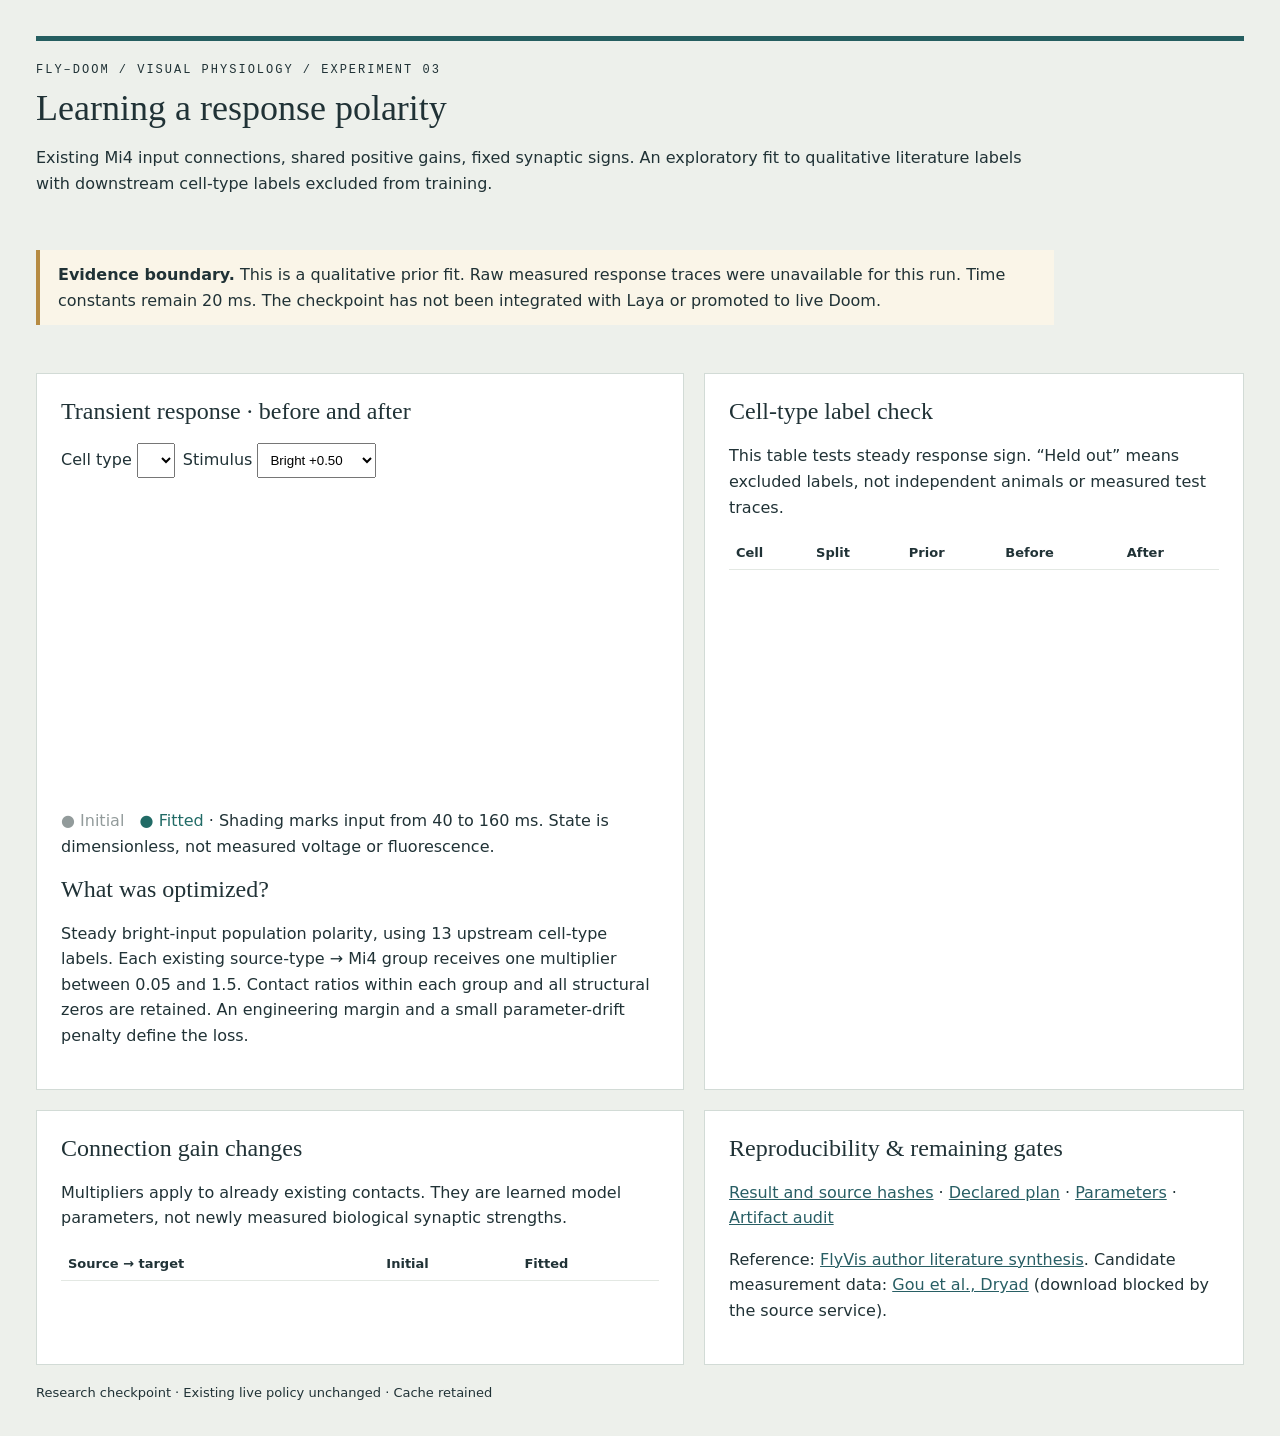
<file: flydoom/polarity_report.html>
<!doctype html>
<html lang="en"><meta charset="utf-8"><meta name="viewport" content="width=device-width,initial-scale=1">
<title>Visual circuit · Polarity fitting</title>
<style>
:root{color-scheme:light;font-family:system-ui,sans-serif;color:#203236;background:#edf0eb}*{box-sizing:border-box}body{margin:0}main{max-width:1320px;margin:auto;padding:36px}header{border-top:5px solid #255e60;padding:22px 0}h1{font:36px Georgia,serif;margin:10px 0}h2{font:24px Georgia,serif;margin:0 0 18px}.eyebrow{font:12px ui-monospace,monospace;letter-spacing:2px}p{line-height:1.6;max-width:100ch}.notice{border-left:4px solid #b68b42;background:#faf5e8;padding:12px 18px}.metrics{display:flex;gap:24px;flex-wrap:wrap;margin:24px 0}.metrics b{display:block;font:28px Georgia,serif}.metrics div{flex:1;min-width:160px}.grid{display:grid;grid-template-columns:1.2fr 1fr;gap:20px}section{padding:24px;background:#fff;border:1px solid #d2dbd6;min-width:0}select{padding:8px;margin:0 8px 10px 0;max-width:100%}canvas{width:100%;height:300px}table{border-collapse:collapse;width:100%;font-size:13px}td,th{padding:9px 7px;border-bottom:1px solid #e3e8e3;text-align:left}th{font-weight:600}.scroll{overflow:auto;max-height:520px}.ok{color:#287364}.bad{color:#ae4933}code{font-size:12px}footer{font-size:13px;margin-top:20px}a{color:#285e64}@media(max-width:850px){main{padding:18px}.grid{grid-template-columns:1fr}h1{font-size:30px}}
</style>
<main><header><div class="eyebrow">FLY–DOOM / VISUAL PHYSIOLOGY / EXPERIMENT 03</div><h1>Learning a response polarity</h1><p>Existing Mi4 input connections, shared positive gains, fixed synaptic signs. An exploratory fit to qualitative literature labels with downstream cell-type labels excluded from training.</p></header>
<p class="notice"><strong>Evidence boundary.</strong> This is a qualitative prior fit. Raw measured response traces were unavailable for this run. Time constants remain 20 ms. The checkpoint has not been integrated with Laya or promoted to live Doom.</p>
<div class="metrics" id="metrics"></div>
<div class="grid"><section><h2>Transient response · before and after</h2><label>Cell type <select id="population"></select></label><label>Stimulus <select id="condition"><option value="bright_050">Bright +0.50</option><option value="dark_050">Dark −0.50</option><option value="bright_025">Bright +0.25</option><option value="dark_025">Dark −0.25</option><option value="no_input">No input</option><option value="disconnected">Disconnected</option></select></label>
<canvas id="trace"></canvas><p id="traceInfo"></p><p><span style="color:#929b9b">● Initial</span> &nbsp; <span style="color:#216b66">● Fitted</span> · Shading marks input from 40 to 160 ms. State is dimensionless, not measured voltage or fluorescence.</p>
<h2>What was optimized?</h2><p>Steady bright-input population polarity, using 13 upstream cell-type labels. Each existing source-type → Mi4 group receives one multiplier between 0.05 and 1.5. Contact ratios within each group and all structural zeros are retained. An engineering margin and a small parameter-drift penalty define the loss.</p><p id="loss"></p></section>
<section><h2>Cell-type label check</h2><p>This table tests steady response sign. “Held out” means excluded labels, not independent animals or measured test traces.</p><div class="scroll"><table><thead><tr><th>Cell</th><th>Split</th><th>Prior</th><th>Before</th><th>After</th></tr></thead><tbody id="cells"></tbody></table></div></section>
<section><h2>Connection gain changes</h2><p>Multipliers apply to already existing contacts. They are learned model parameters, not newly measured biological synaptic strengths.</p><div class="scroll"><table><thead><tr><th>Source → target</th><th>Initial</th><th>Fitted</th></tr></thead><tbody id="pairs"></tbody></table></div></section>
<section><h2>Reproducibility & remaining gates</h2><p id="scope"></p><ul id="limitations"></ul><p><a href="report.json">Result and source hashes</a> · <a href="plan.json">Declared plan</a> · <a href="parameters.json">Parameters</a> · <a href="audit.json">Artifact audit</a></p><p>Reference: <a href="https://github.com/TuragaLab/flyvis/blob/92b3845cc426dd309a1a0e1b3890156c42e14021/flyvis/utils/groundtruth_utils.py">FlyVis author literature synthesis</a>. Candidate measurement data: <a href="https://doi.org/10.5061/dryad.t1g1jwtbs">Gou et al., Dryad</a> (download blocked by the source service).</p></section></div>
<footer>Research checkpoint · Existing live policy unchanged · Cache retained</footer></main>
<script>
const D=__PAYLOAD__, R=D.report,T=D.traces,$=s=>document.querySelector(s);
const match=(rows,split)=>Object.values(rows).filter(x=>x.split===split&&x.matches).length;
$('#metrics').innerHTML=`<div><b>${R.shared_parameters}</b>shared gains fitted</div><div><b>${R.changed_existing_edges.toLocaleString()}</b>existing edges changed</div><div><b>${match(R.initial,'train')} → ${match(R.fitted,'train')} / 13</b>training label matches</div><div><b>${match(R.initial,'held_out_cell_type')} → ${match(R.fitted,'held_out_cell_type')} / 8</b>withheld label matches</div>`;
for(const [k,v] of Object.entries(R.fitted)){let b=R.initial[k];$('#cells').insertAdjacentHTML('beforeend',`<tr><td>${k}</td><td>${v.split==='train'?'Train':'Held out'}</td><td>${v.expected_sign>0?'ON':'OFF'}</td><td class="${b.matches?'ok':'bad'}">${b.matches?'Match':'Mismatch'}</td><td class="${v.matches?'ok':'bad'}">${v.matches?'Match':'Mismatch'}</td></tr>`)}
for(const [k,v] of Object.entries(D.parameters.pairs))$('#pairs').insertAdjacentHTML('beforeend',`<tr><td>${k.replace('->',' &rarr; ')}</td><td>1.0000</td><td>${v.toFixed(4)}</td></tr>`);
for(const k of T.population_types){let o=document.createElement('option');o.value=k;o.textContent=k;$('#population').append(o)}$('#population').value='Mi4';
$('#loss').textContent=`Objective: ${R.loss_initial.toExponential(3)} → ${R.loss_final.toExponential(3)}. Optimizer: ${R.optimizer.success?'converged':'did not converge'}; ${R.optimizer.iterations} iterations. This loss is not a biological accuracy percentage.`;
$('#scope').textContent=`${R.scope.neurons.toLocaleString()} cells; ${R.scope.structural_edges.toLocaleString()} structural entries. Maximum absolute incoming weight sum: ${R.row_bound.toFixed(4)}. ${100*R.scope.omitted_incoming_contact_fraction|0}% of incoming contacts lie outside this visual subgraph.`;
for(const s of R.limitations){let e=document.createElement('li');e.textContent=s;$('#limitations').append(e)}
function draw(){const c=$('#trace'),w=c.clientWidth,h=300,dpr=devicePixelRatio||1;c.width=w*dpr;c.height=h*dpr;const g=c.getContext('2d');g.scale(dpr,dpr);const idx=T.population_types.indexOf($('#population').value),name=$('#condition').value;const a=T['initial_'+name].map(r=>r[idx]),b=T['fitted_'+name].map(r=>r[idx]);let low=Math.min(0,...a,...b),high=Math.max(0,...a,...b),pad=Math.max((high-low)*.15,1e-7);low-=pad;high+=pad;const x=t=>70+(w-90)*t/200,y=v=>h-35-(h-60)*(v-low)/(high-low);g.fillStyle='#f0f3ed';g.fillRect(x(40),15,x(160)-x(40),h-50);g.font='11px monospace';g.fillStyle='#4d6164';g.strokeStyle='#dce3df';for(let i=0;i<5;i++){let v=low+(high-low)*i/4;g.beginPath();g.moveTo(70,y(v));g.lineTo(w-20,y(v));g.stroke();g.fillText(v.toExponential(1),0,y(v)+4)}for(let t=0;t<=200;t+=40)g.fillText(t+'',x(t)-8,h-12);g.fillText('Time (ms)',w/2-25,h-1);for(const [arr,color] of [[a,'#929b9b'],[b,'#216b66']]){g.strokeStyle=color;g.lineWidth=2;g.beginPath();g.moveTo(x(0),y(0));arr.forEach((v,i)=>g.lineTo(x(T.time_ms[i]),y(v)));g.stroke()}$('#traceInfo').textContent=`${$('#population').value} · ${name} · Mean across that cell type. Transient traces were not used by the steady-state optimizer.`}
$('#population').addEventListener('change',draw);$('#condition').addEventListener('change',draw);window.addEventListener('resize',draw);draw();
</script></html>
</file>
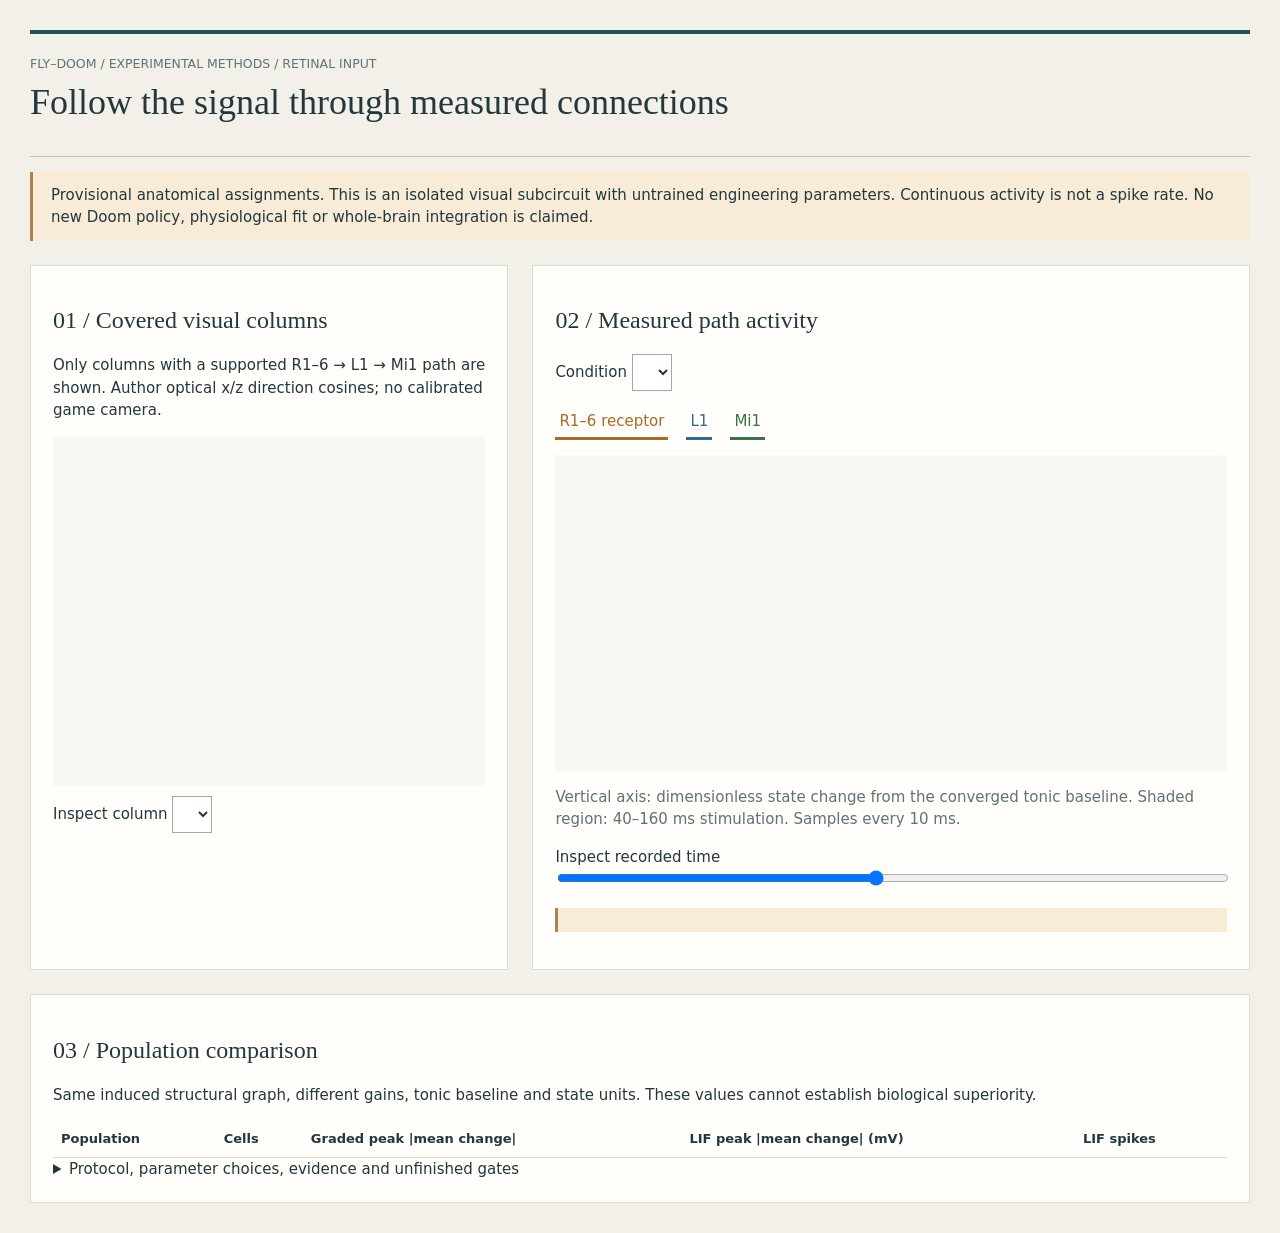
<file: flydoom/retinal_report.html>
<!doctype html><html lang="en"><meta charset="utf-8"><meta name="viewport" content="width=device-width">
<title>Retinal pathways · Graded dynamics experiment</title>
<style>
:root{font:15px/1.5 system-ui,sans-serif;color:#22383c;background:#f2f0e9}*{box-sizing:border-box}body{margin:0}main{max-width:1400px;margin:auto;padding:30px}header{border-top:4px solid #244f56;padding:18px 0;border-bottom:1px solid #bcc7c3}h1{font:36px Georgia,serif;margin:6px 0}h2{font:24px Georgia,serif}small,.muted{color:#607276}.grid{display:grid;grid-template-columns:.8fr 1.2fr;gap:24px;margin:24px 0}section{min-width:0;background:#fffefa;border:1px solid #d9ded4;padding:22px}svg{display:block;width:100%;height:auto;background:#f7f8f3}select{padding:9px;max-width:100%;background:#fff;border:1px solid #9bacaa;color:inherit}label{display:block;margin:10px 0}pre{white-space:pre-wrap;overflow-wrap:anywhere;font:12px/1.55 monospace}.note{border-left:3px solid #ae824e;background:#f8ebd7;padding:12px 18px}table{border-collapse:collapse;width:100%;font-size:13px}th,td{padding:8px;text-align:left;border-bottom:1px solid #d9ded4}.table{overflow:auto}circle{cursor:pointer}.legend{display:flex;gap:18px;flex-wrap:wrap}.legend span{border-bottom:3px solid;padding:4px}input[type=range]{width:100%}@media(max-width:950px){main{padding:15px}.grid{grid-template-columns:1fr}}
</style>
<main><header><small>FLY–DOOM / EXPERIMENTAL METHODS / RETINAL INPUT</small><h1>Follow the signal through measured connections</h1><p id="summary"></p></header>
<p class="note">Provisional anatomical assignments. This is an isolated visual subcircuit with untrained engineering parameters. Continuous activity is not a spike rate. No new Doom policy, physiological fit or whole-brain integration is claimed.</p>
<div class="grid"><section><h2>01 / Covered visual columns</h2><p>Only columns with a supported R1–6 → L1 → Mi1 path are shown. Author optical x/z direction cosines; no calibrated game camera.</p><svg id="map" viewBox="0 0 520 420" role="img" aria-label="Covered optical columns"></svg><label>Inspect column <select id="column"></select></label><pre id="path"></pre><p id="coverage" class="muted"></p></section>
<section><h2>02 / Measured path activity</h2><label>Condition <select id="condition"></select></label><p class="legend"><span style="color:#a86b27">R1–6 receptor</span><span style="color:#326b90">L1</span><span style="color:#397449">Mi1</span></p><svg id="trace" viewBox="0 0 680 320" role="img" aria-label="Three recorded graded activity traces"></svg><p class="muted">Vertical axis: dimensionless state change from the converged tonic baseline. Shaded region: 40–160 ms stimulation. Samples every 10 ms.</p><label>Inspect recorded time <input id="time" type="range" min="0" max="19" step="1" value="9"></label><pre id="sample"></pre><p id="ablation" class="note"></p></section></div>
<section><h2>03 / Population comparison</h2><p>Same induced structural graph, different gains, tonic baseline and state units. These values cannot establish biological superiority.</p><div class="table"><table><thead><tr><th>Population</th><th>Cells</th><th>Graded peak |mean change|</th><th>LIF peak |mean change| (mV)</th><th>LIF spikes</th></tr></thead><tbody id="metrics"></tbody></table></div><details><summary>Protocol, parameter choices, evidence and unfinished gates</summary><pre id="provenance"></pre></details></section></main>
<script type="application/json" id="data">__REPORT_DATA__</script>
<script>
"use strict";
const d=JSON.parse(document.getElementById('data').textContent),$=id=>document.getElementById(id),ns='http://www.w3.org/2000/svg',colors=['#a86b27','#326b90','#397449'];
function el(tag,attrs,parent){const n=document.createElementNS(ns,tag);for(const[k,v]of Object.entries(attrs))n.setAttribute(k,v);parent.append(n);return n;}
function option(select,value,text){const n=document.createElement('option');n.value=value;n.textContent=text;select.append(n);}
$('summary').textContent=`${d.mapping.heldout_supported} repeated Mi1 matches · ${d.mapping.mapped_receptors} provisional receptors · ${d.mapping.receptor_columns} covered columns · ${d.report.scope.neurons} simulated cells`;
const dots=[];d.paths.forEach((p,i)=>{const dot=el('circle',{cx:40+(p.optical_direction[0]+1)*220,cy:380-(p.optical_direction[2]+1)*170,r:3,fill:'#397b7d',opacity:.7},$('map'));dot.onclick=()=>{$('column').value=i;plot();};dots.push(dot);option($('column'),i,`${p.column_index} · ${p.receptors_in_column} receptors`);});
$('coverage').textContent=`${d.paths.filter(p=>p.receptors_in_column>6).length} columns have more than six candidate receptor inputs and require anatomical review. Incomplete columns also remain; path dominance does not validate cartridge membership.`;
d.report.conditions.forEach(r=>option($('condition'),r.condition,r.condition));$('condition').value='retina_bright';
function plot(){const i=Number($('column').value),p=d.paths[i],condition=$('condition').value,values=p.traces[condition],svg=$('trace');dots.forEach((dot,j)=>dot.setAttribute('r',j===i?7:3));$('path').textContent=`Representative path (one of ${p.receptors_in_column} mapped receptor inputs):\nR1–6  ${p.root_ids[0]}\n  → L1 ${p.root_ids[1]}\n  → Mi1 ${p.root_ids[2]}\n\nMeasured contacts: ${p.contacts.join(' / ')}\nInitial graded weights: ${p.graded_weights.map(v=>v.toFixed(6)).join(' / ')}\nWeights are dimensionless model coefficients.`;
const low=Math.min(0,...values.flat()),high=Math.max(0,...values.flat()),span=high-low||1,yp=v=>265-(v-low)/span*225;svg.replaceChildren();el('rect',{x:60+40/200*580,y:25,width:120/200*580,height:240,fill:'#eef0db'},svg);el('line',{x1:60,y1:yp(0),x2:640,y2:yp(0),stroke:'#a1adaa'},svg);for(let j=0;j<3;j++)el('polyline',{points:values.map((v,t)=>`${60+(t+1)*10/200*580},${yp(v[j])}`).join(' '),fill:'none',stroke:colors[j],'stroke-width':2},svg);
const t=Number($('time').value),x=60+(t+1)*10/200*580;el('line',{x1:x,x2:x,y1:25,y2:265,stroke:'#667772','stroke-dasharray':'4 3'},svg);for(const[x,y,text]of[[5,35,high.toPrecision(3)],[5,270,low.toPrecision(3)],[60,302,'0 ms'],[580,302,'200 ms']])el('text',{x,y,'font-size':12},svg).textContent=text;$('sample').textContent=`${(t+1)*10} ms | R1–6: ${values[t][0].toFixed(7)} | L1: ${values[t][1].toFixed(7)} | Mi1: ${values[t][2].toFixed(7)}`;
const r=d.report.conditions.find(r=>r.condition===condition);$('metrics').replaceChildren();for(const[k,m]of Object.entries(r.metrics)){const tr=document.createElement('tr');for(const text of[k,d.report.population_sizes[k],m.graded_peak_abs_mean_delta.toPrecision(4),m.lif_peak_abs_mean_delta_mv.toPrecision(4),m.lif_spikes]){const td=document.createElement('td');td.textContent=text;tr.append(td);}$('metrics').append(tr);}}
const a=d.report.Mi1_bright_peak_attenuation_after_L1_evoked_block;$('ablation').textContent=a===null?'No baseline Mi1 response to compare.':`Blocking L1 evoked release changes the population Mi1 peak by ${(100*a).toFixed(1)}% relative to the bright condition. This intervention preserves the graded tonic baseline; it is not an optogenetic experiment.`;
$('provenance').textContent=JSON.stringify({...d.report,conditions:undefined},null,2);$('column').onchange=plot;$('condition').onchange=plot;$('time').oninput=plot;plot();
</script></html>
</file>
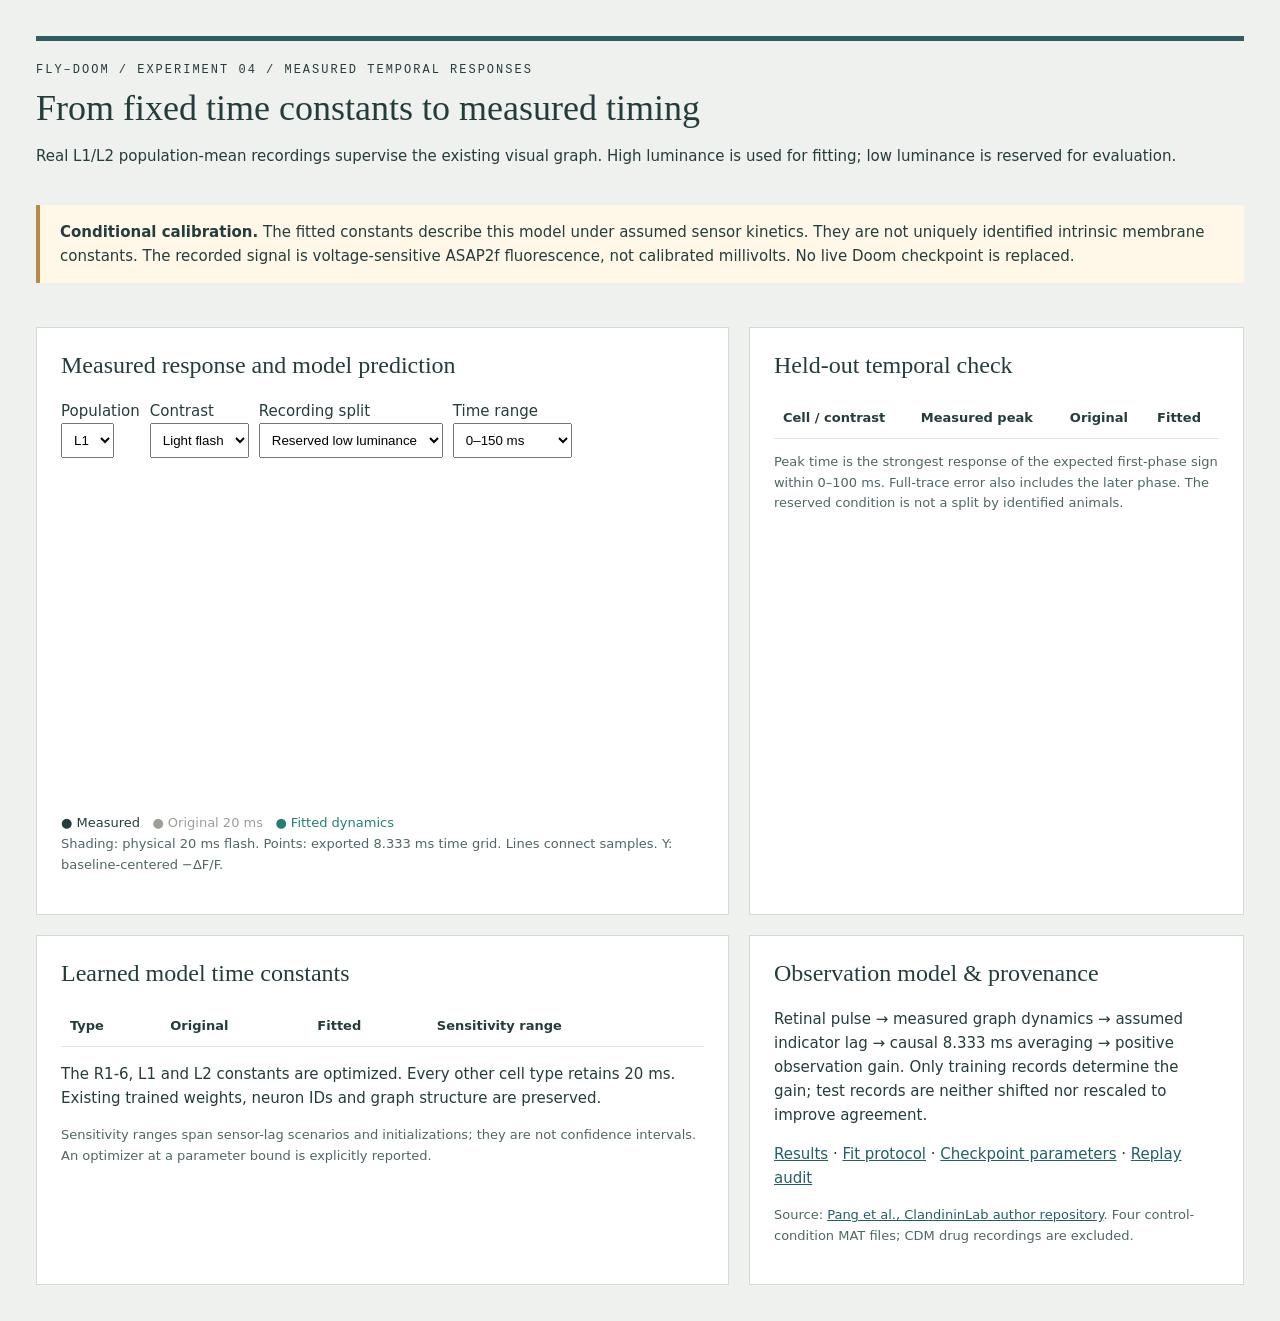
<file: flydoom/timing_report.html>
<!doctype html><html lang="en"><meta charset="utf-8"><meta name="viewport" content="width=device-width,initial-scale=1">
<title>Measured visual timing · Fly Doom</title>
<style>
*{box-sizing:border-box}body{margin:0;background:#eef1ed;color:#253c3c;font:15px/1.6 system-ui,sans-serif}main{max-width:1320px;padding:36px;margin:auto}header{border-top:5px solid #305e60;padding:22px 0}h1{font:36px Georgia,serif;margin:10px 0}h2{font:24px Georgia,serif;margin-top:0}.tag{font:12px ui-monospace,monospace;letter-spacing:2px}.note{border-left:4px solid #ba8945;padding:15px 20px;background:#fff8e9}.grid{display:grid;grid-template-columns:1.4fr 1fr;gap:20px;margin-top:24px}section{background:white;border:1px solid #d2dbd6;padding:24px;min-width:0}.cards{display:flex;gap:24px;flex-wrap:wrap;margin:20px 0}.card{flex:1;min-width:180px}.card b{display:block;font:27px Georgia,serif}.small{font-size:13px;color:#506666}label{display:inline-block;margin:0 10px 12px 0}select{display:block;padding:8px;max-width:100%}canvas{display:block;width:100%;height:330px}table{border-collapse:collapse;width:100%;font-size:13px}th,td{text-align:left;padding:9px;border-bottom:1px solid #e1e6e2}.scroll{overflow:auto}a{color:#235f65}code{font-size:12px}.pass{color:#27715f}.fail{color:#a34534}@media(max-width:900px){main{padding:18px}.grid{grid-template-columns:1fr}h1{font-size:30px}}
</style><main><header><div class="tag">FLY–DOOM / EXPERIMENT 04 / MEASURED TEMPORAL RESPONSES</div><h1>From fixed time constants to measured timing</h1><p>Real L1/L2 population-mean recordings supervise the existing visual graph. High luminance is used for fitting; low luminance is reserved for evaluation.</p></header>
<div class="note"><strong>Conditional calibration.</strong> The fitted constants describe this model under assumed sensor kinetics. They are not uniquely identified intrinsic membrane constants. The recorded signal is voltage-sensitive ASAP2f fluorescence, not calibrated millivolts. No live Doom checkpoint is replaced.</div>
<div class="cards" id="cards"></div>
<div class="grid"><section><h2>Measured response and model prediction</h2><label>Population<select id="cell"><option>L1</option><option>L2</option></select></label><label>Contrast<select id="contrast"><option value="1">Light flash</option><option value="0">Dark flash</option></select></label><label>Recording split<select id="split"><option value="test">Reserved low luminance</option><option value="train">Training high luminance</option></select></label><label>Time range<select id="range"><option value="150">0–150 ms</option><option value="520">Full recording</option></select></label>
<canvas id="plot"></canvas><p class="small"><span style="color:#253c3c">● Measured</span> &nbsp; <span style="color:#9d9e98">● Original 20 ms</span> &nbsp; <span style="color:#287c74">● Fitted dynamics</span><br>Shading: physical 20 ms flash. Points: exported 8.333 ms time grid. Lines connect samples. Y: baseline-centered −ΔF/F.</p><p id="current"></p></section>
<section><h2>Held-out temporal check</h2><p id="scores"></p><div class="scroll"><table><thead><tr><th>Cell / contrast</th><th>Measured peak</th><th>Original</th><th>Fitted</th></tr></thead><tbody id="peaks"></tbody></table></div><p class="small">Peak time is the strongest response of the expected first-phase sign within 0–100 ms. Full-trace error also includes the later phase. The reserved condition is not a split by identified animals.</p><p id="gate"></p></section>
<section><h2>Learned model time constants</h2><div class="scroll"><table><thead><tr><th>Type</th><th>Original</th><th>Fitted</th><th>Sensitivity range</th></tr></thead><tbody id="taus"></tbody></table></div><p>The R1-6, L1 and L2 constants are optimized. Every other cell type retains 20 ms. Existing trained weights, neuron IDs and graph structure are preserved.</p><p class="small">Sensitivity ranges span sensor-lag scenarios and initializations; they are not confidence intervals. An optimizer at a parameter bound is explicitly reported.</p><p id="optimizer"></p></section>
<section><h2>Observation model & provenance</h2><p>Retinal pulse → measured graph dynamics → assumed indicator lag → causal 8.333 ms averaging → positive observation gain. Only training records determine the gain; test records are neither shifted nor rescaled to improve agreement.</p><ul id="limits"></ul><p><a href="report.json">Results</a> · <a href="plan.json">Fit protocol</a> · <a href="parameters.json">Checkpoint parameters</a> · <a href="audit.json">Replay audit</a></p><p class="small">Source: <a href="https://github.com/ClandininLab/L1L2-recurrent-feedback">Pang et al., ClandininLab author repository</a>. Four control-condition MAT files; CDM drug recordings are excluded.</p></section></div></main>
<script>
const D=__PAYLOAD__,R=D.report,T=D.traces,$=s=>document.querySelector(s),fmt=x=>x.toFixed(2);
$('#cards').innerHTML=`<div class="card"><b>4 + 4 traces</b>Training + reserved condition</div><div class="card"><b>3 time constants</b>Real visual-pathway cells</div><div class="card"><b>${fmt(R.metrics.initial_test.nrmse)} → ${fmt(R.metrics.fitted_test.nrmse)}</b>Reserved-condition normalized RMSE</div>`;
$('#scores').textContent='Lower normalized error is better. Normalization uses training RMS and is not a biological accuracy percentage.';
R.metrics.fitted_test.traces.forEach((v,i)=>$('#peaks').insertAdjacentHTML('beforeend',`<tr><td>${v.cell_type} / ${v.contrast}</td><td>${fmt(v.measured_first_peak_ms)} ms</td><td>${fmt(R.metrics.initial_test.traces[i].predicted_first_peak_ms)} ms</td><td>${fmt(v.predicted_first_peak_ms)} ms</td></tr>`));
for(const [k,v] of Object.entries(R.selected.tau_ms)){const z=R.sensor_sensitivity_tau_range_ms[k];$('#taus').insertAdjacentHTML('beforeend',`<tr><td>${k}</td><td>20 ms</td><td>${fmt(v)} ms</td><td>${fmt(z[0])}–${fmt(z[1])} ms</td></tr>`)}
$('#gate').className=R.gates.heldout_temporal_threshold_passed?'pass':'fail';$('#gate').textContent=`Temporal threshold: ${R.gates.heldout_temporal_threshold_passed?'passed':'not passed'}. Intrinsic time constants: not identified. Live promotion: no.`;
$('#optimizer').textContent=`Optimizer: ${R.selected.success?'converged':'not converged'}; bound reached: ${R.selected.at_bound?'yes':'no'}. Maximum normalized difference after halving the integration step: ${R.max_normalized_dt_halving_difference.toExponential(2)}.`;
for(const s of R.limitations){const e=document.createElement('li');e.textContent=s;$('#limits').append(e)}
function draw(){let j=$('#cell').value==='L1'?0:1,k=Number($('#contrast').value),split=$('#split').value,end=Number($('#range').value);const c=$('#plot'),w=c.clientWidth,h=330,d=devicePixelRatio||1;c.width=w*d;c.height=h*d;const g=c.getContext('2d');g.scale(d,d);const series=[T[split][j][k],T.initial[j][k],T.fitted[j][k]],ids=T.time_ms.map((t,i)=>i).filter(i=>T.time_ms[i]<=end);let lo=Math.min(0,...series.flatMap(a=>ids.map(i=>a[i]))),hi=Math.max(0,...series.flatMap(a=>ids.map(i=>a[i]))),p=Math.max((hi-lo)*.15,1e-6);lo-=p;hi+=p;const x=t=>65+(w-85)*t/end,y=v=>h-45-(h-65)*(v-lo)/(hi-lo);g.fillStyle='#f0f3e9';g.fillRect(x(0),15,x(20)-x(0),h-60);g.font='11px monospace';g.fillStyle='#526668';g.strokeStyle='#e1e6e2';for(let q=0;q<=4;q++){const v=lo+(hi-lo)*q/4;g.beginPath();g.moveTo(65,y(v));g.lineTo(w-20,y(v));g.stroke();g.fillText(v.toFixed(3),0,y(v)+3);g.fillText(Math.round(end*q/4)+'',x(end*q/4)-9,h-22)}g.fillText('Time from flash onset (ms)',w/2-70,h-3);series.forEach((a,n)=>{g.strokeStyle=['#253c3c','#9d9e98','#287c74'][n];g.lineWidth=n===2?2.4:1.6;g.beginPath();ids.forEach((i,z)=>z?g.lineTo(x(T.time_ms[i]),y(a[i])):g.moveTo(x(T.time_ms[i]),y(a[i])));g.stroke();if(n===0){g.fillStyle=g.strokeStyle;ids.forEach(i=>{g.beginPath();g.arc(x(T.time_ms[i]),y(a[i]),2.5,0,2*Math.PI);g.fill()})}});const m=R.metrics['fitted_'+split].traces[j*2+k];$('#current').textContent=`${m.cell_type}, ${m.contrast}, ${split}: normalized RMSE ${fmt(m.nrmse)}; first-peak error ${fmt(m.first_peak_error_ms)} ms. Examine the full recording to assess recovery and the second response phase.`}
for(const id of ['cell','contrast','split','range'])$('#'+id).addEventListener('change',draw);window.addEventListener('resize',draw);draw();
</script></html>
</file>
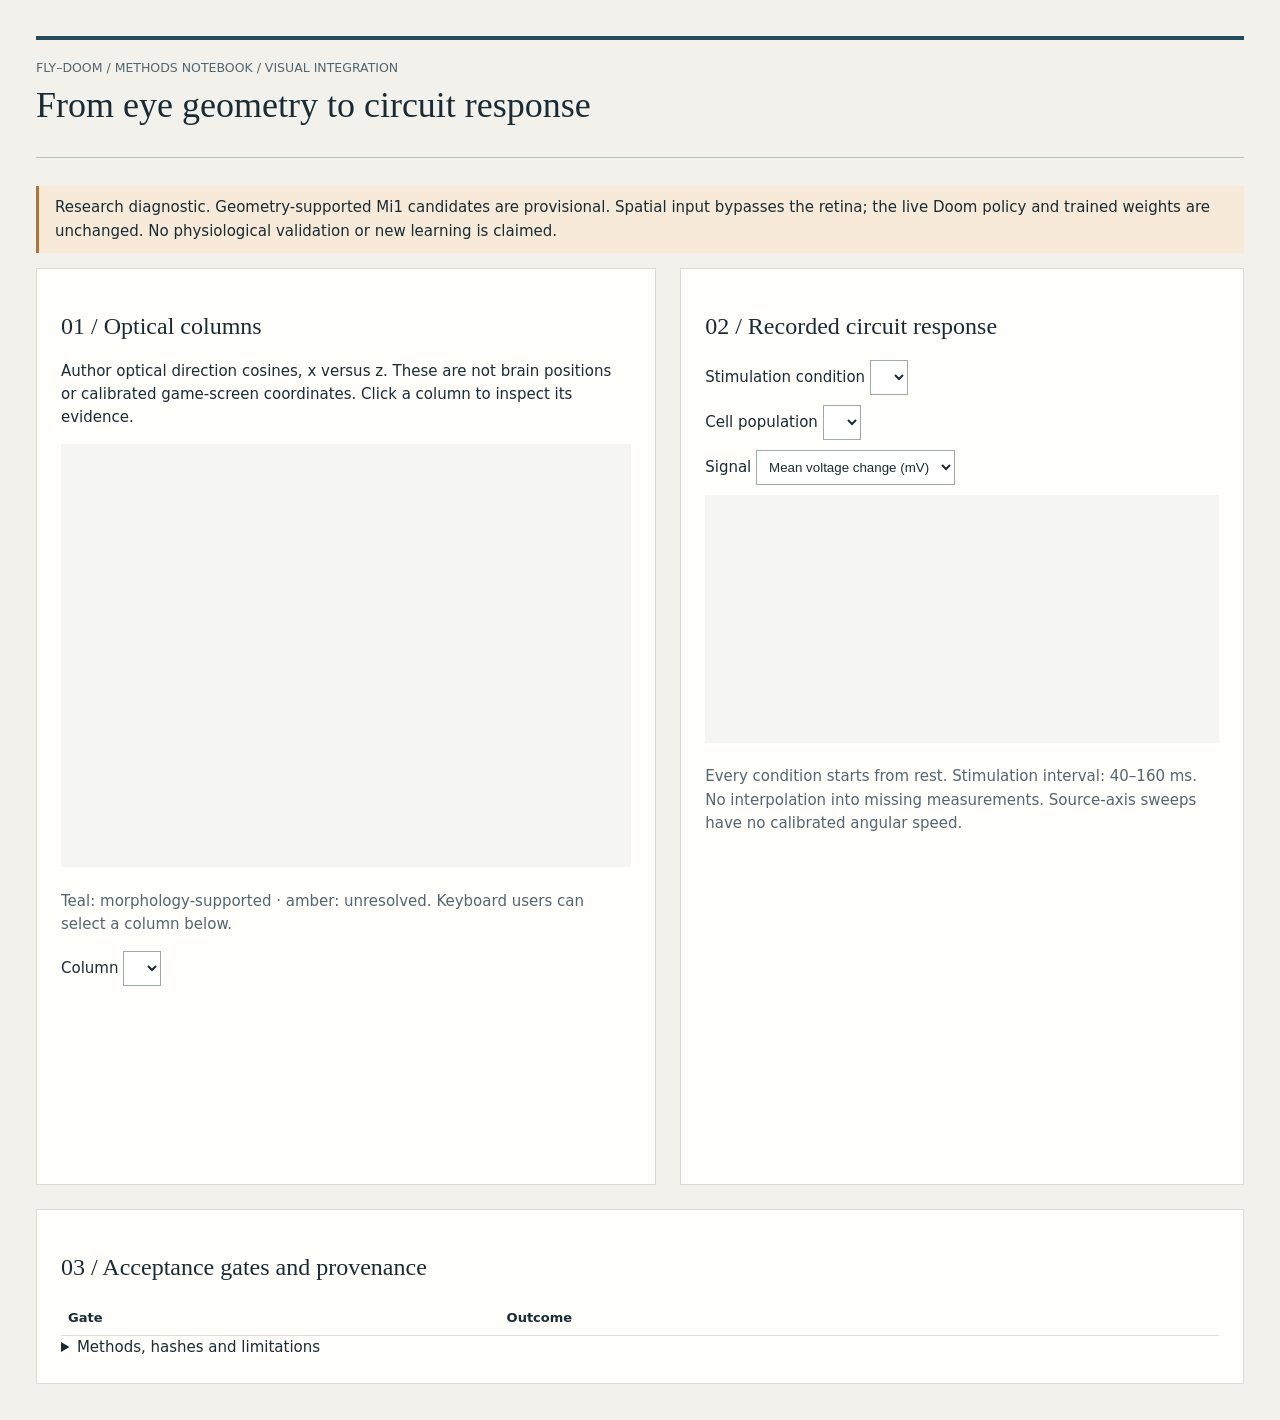
<file: flydoom/visual_report.html>
<!doctype html>
<html lang="en"><meta charset="utf-8"><meta name="viewport" content="width=device-width">
<title>Visual pathway · Integration notebook</title>
<style>
:root{font:15px/1.55 system-ui,sans-serif;color:#192c35;background:#f3f1eb}*{box-sizing:border-box}body{margin:0}main{max-width:1380px;margin:auto;padding:36px}header{border-top:4px solid #234b58;border-bottom:1px solid #b7c1bd;margin-bottom:28px;padding:16px 0}h1{font:36px Georgia,serif;margin:5px 0}h2{font:24px Georgia,serif}small,.muted{color:#526671}.grid{display:grid;grid-template-columns:1.1fr 1fr;gap:24px}section{background:#fffefa;border:1px solid #d8dcd4;padding:24px;min-width:0}svg{width:100%;height:auto;background:#f5f6f1}select,button{padding:8px;background:white;border:1px solid #9caaa9;color:inherit;max-width:100%}pre{white-space:pre-wrap;overflow-wrap:anywhere;font:12px/1.6 monospace}label{display:block;margin:10px 0}.note{border-left:3px solid #ad7538;padding:10px 16px;background:#f7ead8}table{border-collapse:collapse;width:100%;font-size:13px}td,th{text-align:left;padding:7px;border-bottom:1px solid #ddd}#selection{min-height:150px}circle{cursor:pointer}a{color:#1b6371}@media(max-width:900px){.grid{grid-template-columns:1fr}main{padding:16px}}
</style>
<main><header><small>FLY–DOOM / METHODS NOTEBOOK / VISUAL INTEGRATION</small><h1>From eye geometry to circuit response</h1><p id="summary"></p></header>
<p class="note">Research diagnostic. Geometry-supported Mi1 candidates are provisional. Spatial input bypasses the retina; the live Doom policy and trained weights are unchanged. No physiological validation or new learning is claimed.</p>
<div class="grid"><section><h2>01 / Optical columns</h2><p>Author optical direction cosines, x versus z. These are not brain positions or calibrated game-screen coordinates. Click a column to inspect its evidence.</p><svg id="map" viewBox="0 0 620 460" role="img" aria-label="Interactive optical column map"></svg><p class="muted">Teal: morphology-supported · amber: unresolved. Keyboard users can select a column below.</p><label>Column <select id="column"></select></label><pre id="selection"></pre></section>
<section><h2>02 / Recorded circuit response</h2><label>Stimulation condition <select id="condition"></select></label><label>Cell population <select id="population"></select></label><label>Signal <select id="signal"><option value="mean_delta_mv">Mean voltage change (mV)</option><option value="mean_rate_hz">Mean spike rate (Hz)</option></select></label><svg id="trace" viewBox="0 0 620 300" role="img" aria-label="Recorded population response"></svg><p id="result"></p><p class="muted">Every condition starts from rest. Stimulation interval: 40–160 ms. No interpolation into missing measurements. Source-axis sweeps have no calibrated angular speed.</p></section></div>
<section style="margin-top:24px"><h2>03 / Acceptance gates and provenance</h2><table><thead><tr><th>Gate</th><th>Outcome</th></tr></thead><tbody id="gates"></tbody></table><details><summary>Methods, hashes and limitations</summary><pre id="provenance"></pre></details></section></main>
<script type="application/json" id="data">__REPORT_DATA__</script>
<script>
"use strict";
const data=JSON.parse(document.getElementById('data').textContent),$=id=>document.getElementById(id),ns='http://www.w3.org/2000/svg';
function element(tag,attributes,parent){const n=document.createElementNS(ns,tag);for(const [k,v] of Object.entries(attributes))n.setAttribute(k,v);parent.append(n);return n;}
function option(select,value,text){const n=document.createElement('option');n.value=value;n.textContent=text;select.append(n);}
$('summary').textContent=`${data.mapping.columns} source columns · ${data.mapping.geometry_supported} supported correspondences · ${data.mapping.segmentation_verified} segmentation-verified identities`;
const circles=[];
data.columns.forEach((r,i)=>{const c=element('circle',{cx:60+(r.optical_direction[0]+1)*250,cy:420-(r.optical_direction[2]+1)*190,r:3,fill:r.geometry_supported?'#247281':'#b98540',opacity:.7},$('map'));c.onclick=()=>{$('column').value=i;selectColumn();};circles.push(c);option($('column'),i,`${i} · ${r.catmaid_skid} · ${r.geometry_supported?'supported':'unresolved'}`);});
function selectColumn(){const i=Number($('column').value),r=data.columns[i];circles.forEach((c,j)=>{c.setAttribute('r',j===i?7:3);c.setAttribute('stroke',j===i?'#152d35':'none');});$('selection').textContent=JSON.stringify({source_CATMAID:r.catmaid_skid,candidate_FlyWire:r.candidate_root_id,anatomical_side:r.side,vote_fraction:r.vote_fraction,p90_distance_nm:r.p90_distance_nm,unique_candidate:r.unique_candidate,geometry_supported:r.geometry_supported,segmentation_verified:r.segmentation_verified},null,2);}
data.probe.conditions.forEach((r,i)=>option($('condition'),i,r.condition));Object.keys(data.probe.population_sizes).forEach(k=>option($('population'),k,`${k} (${data.probe.population_sizes[k]} cells)`));
function plot(){const r=data.probe.conditions[Number($('condition').value)],group=$('population').value,signal=$('signal').value;const points=r.trace.map(t=>[t.time_ms,t.populations[group][signal]]);const lo=Math.min(0,...points.map(p=>p[1])),hi=Math.max(0,...points.map(p=>p[1]));const span=hi-lo||1,yp=y=>250-(y-lo)/span*215;const svg=$('trace');svg.replaceChildren();element('rect',{x:60+40/200*520,y:25,width:120/200*520,height:225,fill:'#eef0db'},svg);element('line',{x1:60,y1:yp(0),x2:580,y2:yp(0),stroke:'#879997'},svg);element('polyline',{points:points.map(([x,y])=>`${60+x/200*520},${yp(y)}`).join(' '),fill:'none',stroke:'#246f80','stroke-width':2},svg);for(const [x,y,text] of [[10,30,hi.toFixed(3)],[10,250,lo.toFixed(3)],[60,282,'0 ms'],[528,282,'200 ms']]){element('text',{x,y,'font-size':12,fill:'#526671'},svg).textContent=text;}$('result').textContent=`${r.completed?'Completed':'Stopped by stability guard'} · ${r.spikes_by_population[group]} total spikes in ${group} · minimum whole-network voltage ${r.minimum_voltage_mv.toFixed(2)} mV`;}
for(const [key,value] of Object.entries(data.probe.gates)){const tr=document.createElement('tr');for(const text of [key.replaceAll('_',' '),value?'Passed':'Not established']){const td=document.createElement('td');td.textContent=text;tr.append(td);}$('gates').append(tr);}
$('provenance').textContent=JSON.stringify({mapping:data.mapping,probe:{...data.probe,conditions:undefined}},null,2);
$('column').onchange=selectColumn;for(const id of ['condition','population','signal'])$(id).onchange=plot;selectColumn();plot();
</script></html>
</file>
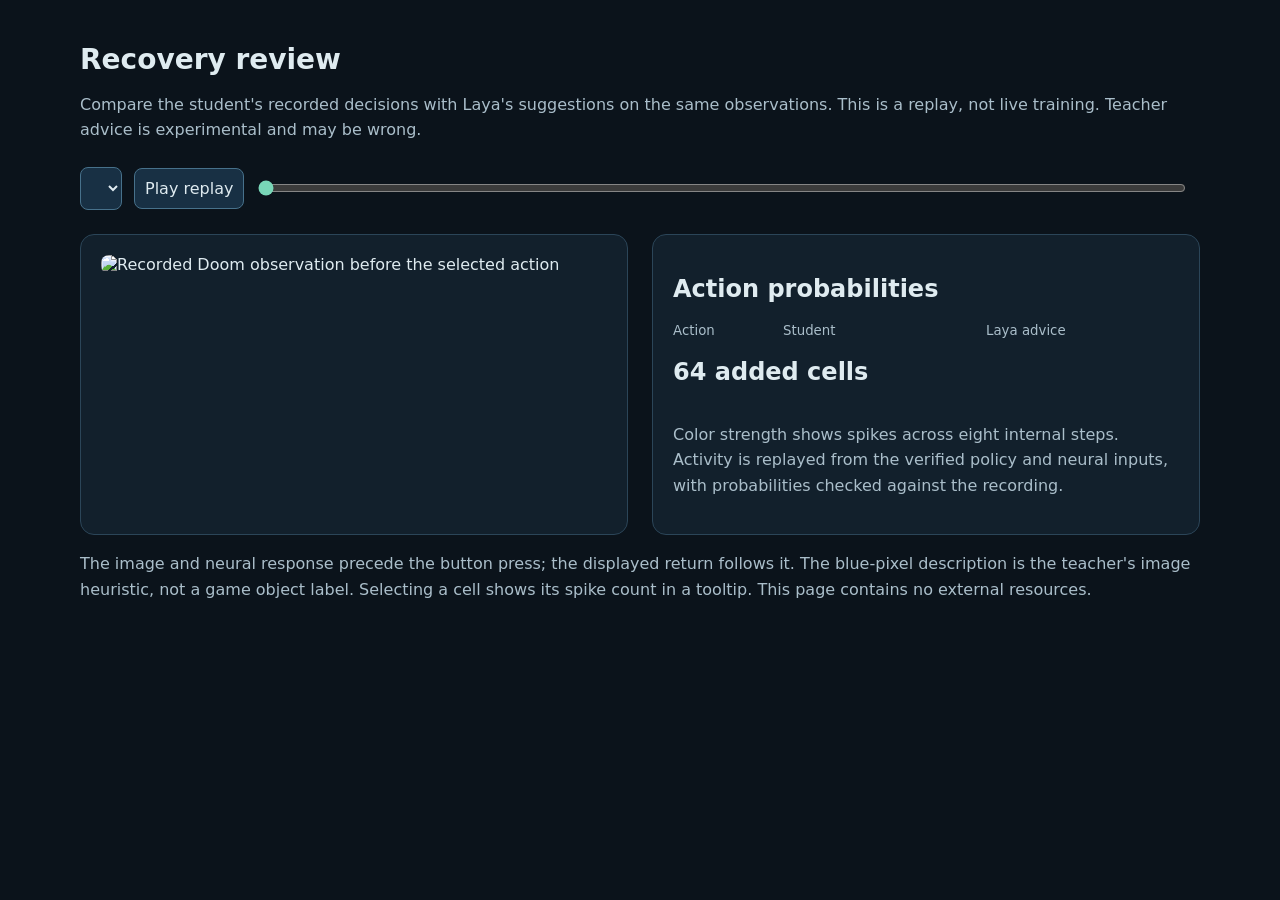
<file: flydoom/web/recovery.html>
<!doctype html>
<html lang="en">
<meta charset="utf-8"><meta name="viewport" content="width=device-width,initial-scale=1">
<title>Fly Doom · Recovery review</title>
<style>
:root{color-scheme:dark;font:16px system-ui;background:#0b131b;color:#dfebf0}body{max-width:1120px;margin:auto;padding:24px}h1{font-size:28px;margin-bottom:8px}p{color:#aabeca;line-height:1.6}button,select{font:inherit;background:#183044;color:inherit;border:1px solid #47718b;border-radius:8px;padding:10px;cursor:pointer}nav{display:flex;gap:12px;align-items:center;flex-wrap:wrap;margin:24px 0}input{flex:1;min-width:120px;accent-color:#78d6b7}.layout{display:grid;grid-template-columns:1fr 1fr;gap:24px}.panel{background:#12202c;border:1px solid #2b4558;border-radius:14px;padding:20px;min-width:0}img{width:100%;image-rendering:pixelated;border-radius:8px}.row{display:grid;grid-template-columns:100px 1fr 1fr;gap:10px;align-items:center;margin:14px 0}.bar{background:#263948;border-radius:5px;overflow:hidden;height:26px;position:relative}.fill{background:#638ab0;height:100%}.teacher{background:#78b393}.value{position:absolute;inset:2px 8px;color:white;font-size:14px}.cells{display:grid;grid-template-columns:repeat(8,1fr);gap:5px}.cell{text-align:center;border-radius:4px;padding:6px 0;font-size:12px}.tag{color:#f3c889;font-weight:600}small{color:#aabeca}@media(max-width:700px){body{padding:14px}.layout{grid-template-columns:1fr}.panel{padding:14px}.row{grid-template-columns:90px 1fr 1fr}}
</style>
<h1>Recovery review</h1>
<p>Compare the student's recorded decisions with Laya's suggestions on the same observations. This is a replay, not live training. Teacher advice is experimental and may be wrong.</p>
<nav><select id="episode" aria-label="Recorded episode"></select><button id="play">Play replay</button><input id="step" type="range" min="0" value="0" aria-label="Decision"><span id="position"></span></nav>
<div class="layout"><section class="panel"><img id="frame" alt="Recorded Doom observation before the selected action"><p id="outcome"></p><div class="tag" id="decision"></div><p id="region"></p><small id="past"></small></section>
<section class="panel"><h2>Action probabilities</h2><div class="row"><small>Action</small><small>Student</small><small>Laya advice</small></div><div id="bars"></div><p id="difference"></p><h2>64 added cells</h2><div id="cells" class="cells"></div><p>Color strength shows spikes across eight internal steps. Activity is replayed from the verified policy and neural inputs, with probabilities checked against the recording.</p><small id="signal"></small></section></div>
<p>The image and neural response precede the button press; the displayed return follows it. The blue-pixel description is the teacher's image heuristic, not a game object label. Selecting a cell shows its spike count in a tooltip. This page contains no external resources.</p>
<script id="data" type="application/json">__REVIEW_DATA__</script>
<script>
"use strict";
const data=JSON.parse(document.getElementById("data").textContent), $=id=>document.getElementById(id);
let timer=null;
data.episodes.forEach((e,i)=>{const option=document.createElement("option");option.value=i;option.textContent=`Seed ${e.summary.seed} · ${e.summary.kills ? "target hit" : "no hit"}`;$("episode").append(option)});
function stop(){clearInterval(timer);timer=null;$("play").textContent="Play replay"}
function draw(){const e=data.episodes[+$("episode").value],i=+$("step").value,f=e.frames[i];$("position").textContent=`${i+1} / ${e.frames.length}`;$("frame").src=f.image;$("decision").textContent=`Applied: ${data.actions[f.action]} · return after action: ${f.return_after_action}`;$("outcome").textContent=`Episode return ${e.summary.return} · longest WAIT streak ${e.summary.longest_wait} decisions`;$("region").textContent=f.blue_region;$("past").textContent=`Past buttons: ${f.recent_actions.join(" → ")} · since movement/fire: ${f.timing.since_active} · since shot: ${f.timing.since_shot}`;$("signal").textContent=`Neural feature norm: ${f.neural_feature_norm.toFixed(3)} · simulated signals, not living-brain measurements`;
$("bars").replaceChildren();data.actions.forEach((a,j)=>{const row=document.createElement("div");row.className="row";const name=document.createElement("small");name.textContent=a;row.append(name);[f.student,f.teacher].forEach((values,k)=>{const bar=document.createElement("div");bar.className="bar";const fill=document.createElement("div");fill.className="fill"+(k?" teacher":"");fill.style.width=`${100*values[j]}%`;const value=document.createElement("span");value.className="value";value.textContent=`${(100*values[j]).toFixed(1)}%`;bar.append(fill,value);row.append(bar)});$("bars").append(row)});
const advice=f.teacher.indexOf(Math.max(...f.teacher));$("difference").textContent=advice===f.action?"The two policies agree here.":`Laya suggests ${data.actions[advice]}; this is a disagreement, not proof of an error.`;$("cells").replaceChildren();f.activity.forEach((a,j)=>{const cell=document.createElement("div");cell.className="cell";cell.style.background=`rgba(167,127,222,${.1+.8*a})`;cell.textContent=j+1;cell.title=`Added cell ${j+1}: ${Math.round(8*a)} / 8 spikes`;$("cells").append(cell)})}
function episode(){stop();$("step").max=data.episodes[+$("episode").value].frames.length-1;$("step").value=0;draw()}
$("episode").addEventListener("change",episode);$("step").addEventListener("input",()=>{stop();draw()});$("play").addEventListener("click",()=>{if(timer){stop();return}if(+$("step").value===+$("step").max)$("step").value=0;$("play").textContent="Pause";draw();timer=setInterval(()=>{if(+$("step").value>=+$("step").max){stop();return}$("step").value=+$("step").value+1;draw()},600)});episode();
</script></html>
</file>
